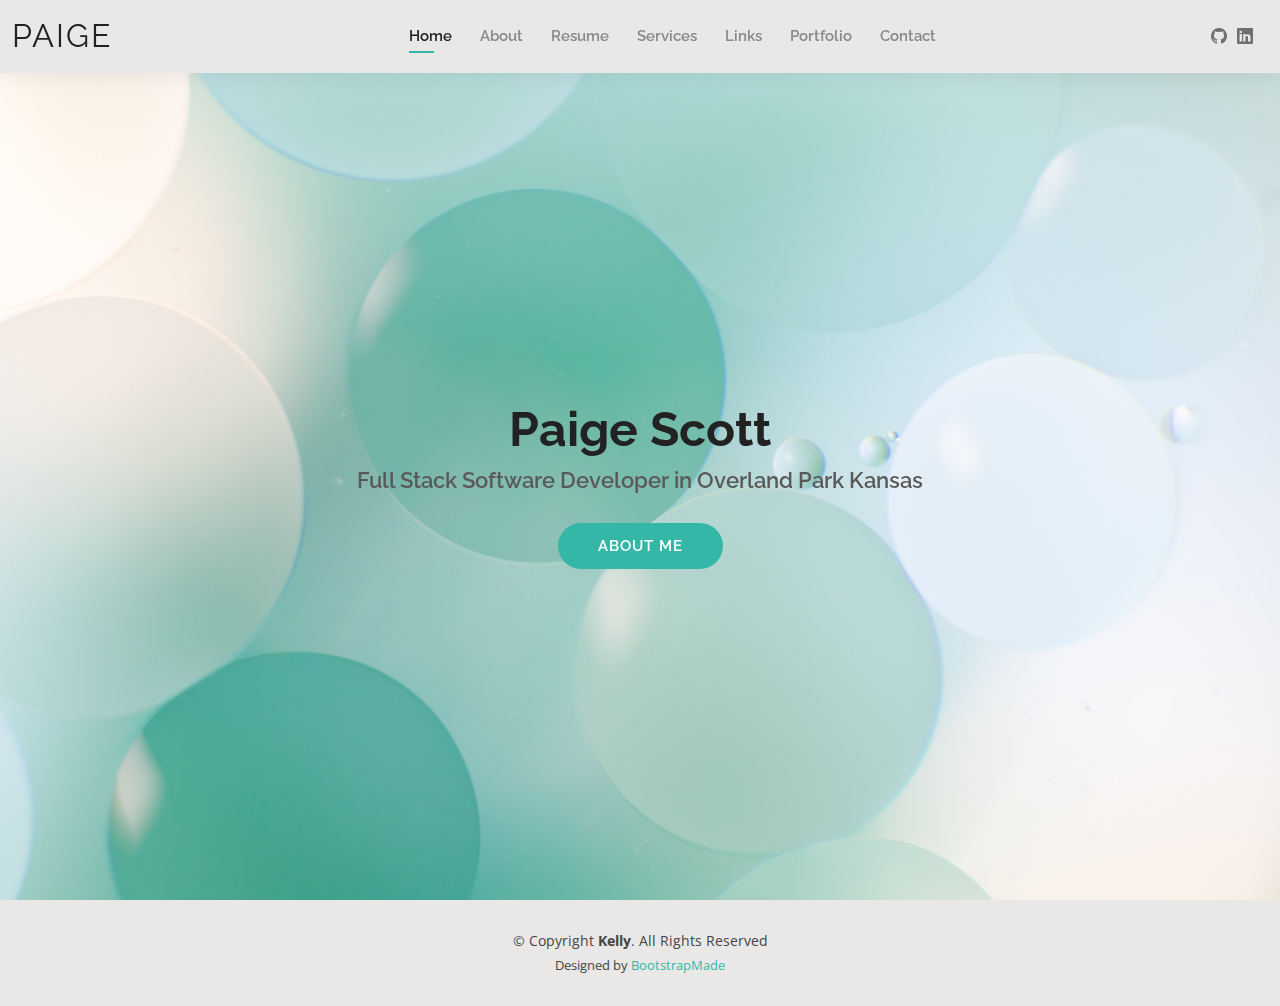
<file: index.html>
<!DOCTYPE html>
<html lang="en">

<head>
  <meta charset="utf-8">
  <meta content="width=device-width, initial-scale=1.0" name="viewport">

  <title>Paige Scott</title>
  <meta content="" name="description">
  <meta content="" name="keywords">

  <!-- Favicons -->
  <link href="assets/img/favicon.png" rel="icon">
  <link href="assets/img/apple-touch-icon.png" rel="apple-touch-icon">

  <!-- Google Fonts -->
  <link href="https://fonts.googleapis.com/css?family=Open+Sans:300,300i,400,400i,600,600i,700,700i|Raleway:300,300i,400,400i,500,500i,600,600i,700,700i|Poppins:300,300i,400,400i,500,500i,600,600i,700,700i" rel="stylesheet">

  <!-- Vendor CSS Files -->
  <link href="assets/vendor/aos/aos.css" rel="stylesheet">
  <link href="assets/vendor/bootstrap/css/bootstrap.min.css" rel="stylesheet">
  <link href="assets/vendor/bootstrap-icons/bootstrap-icons.css" rel="stylesheet">
  <link href="assets/vendor/boxicons/css/boxicons.min.css" rel="stylesheet">
  <link href="assets/vendor/glightbox/css/glightbox.min.css" rel="stylesheet">
  <link href="assets/vendor/swiper/swiper-bundle.min.css" rel="stylesheet">

  <!-- Template Main CSS File -->
  <link href="assets/css/style.css" rel="stylesheet">

  <!-- =======================================================
  * Template Name: Kelly - v4.8.1
  * Template URL: https://bootstrapmade.com/kelly-free-bootstrap-cv-resume-html-template/
  * Author: BootstrapMade.com
  * License: https://bootstrapmade.com/license/
  ======================================================== -->
</head>

<body>

  <!-- ======= Header ======= -->
  <header id="header" class="fixed-top">
    <div class="container-fluid d-flex justify-content-between align-items-center">

      <h1 class="logo me-auto me-lg-0"><a href="index.html">Paige</a></h1>
      <!-- Uncomment below if you prefer to use an image logo -->
      <!-- <a href="index.html" class="logo"><img src="assets/img/logo.png" alt="" class="img-fluid"></a>-->

      <nav id="navbar" class="navbar order-last order-lg-0">
        <ul>
          <li><a class="active" href="index.html">Home</a></li>
          <li><a href="about.html">About</a></li>
          <li><a href="resume.html">Resume</a></li>
          <li><a href="services.html">Services</a></li>
          <li><a href="links.html">Links</a></li>
          <li><a href="portfolio.html">Portfolio</a></li>
          <li><a href="contact.html">Contact</a></li>
        </ul>
        <i class="bi bi-list mobile-nav-toggle"></i>
      </nav><!-- .navbar -->

      <div class="header-social-links">
        <a href="https://github.com/paigepaige3" class="github"><i class="bi bi-github"></i></a>
        <a href="https://www.linkedin.com/in/think-paige-scott" class="linkedin"><i class="bi bi-linkedin"></i></i></a>
      </div>

    </div>

  </header><!-- End Header -->

  <!-- ======= Hero Section ======= -->
  <section id="hero" class="d-flex align-items-center">
    <div class="container d-flex flex-column align-items-center" data-aos="zoom-in" data-aos-delay="100">
      <h1>Paige Scott</h1>
      <h2>Full Stack Software Developer in Overland Park Kansas</h2>
      <a href="about.html" class="btn-about">About Me</a>
    </div>
  </section><!-- End Hero -->

  <!-- ======= Footer ======= -->
  <footer id="footer">
    <div class="container">
      <div class="copyright">
        &copy; Copyright <strong><span>Kelly</span></strong>. All Rights Reserved
      </div>
      <div class="credits">
        <!-- All the links in the footer should remain intact. -->
        <!-- You can delete the links only if you purchased the pro version. -->
        <!-- Licensing information: https://bootstrapmade.com/license/ -->
        <!-- Purchase the pro version with working PHP/AJAX contact form: https://bootstrapmade.com/kelly-free-bootstrap-cv-resume-html-template/ -->
        Designed by <a href="https://bootstrapmade.com/">BootstrapMade</a>
      </div>
    </div>
  </footer><!-- End  Footer -->

  <div id="preloader"></div>
  <a href="#" class="back-to-top d-flex align-items-center justify-content-center"><i class="bi bi-arrow-up-short"></i></a>

  <!-- Vendor JS Files -->
  <script src="assets/vendor/purecounter/purecounter_vanilla.js"></script>
  <script src="assets/vendor/aos/aos.js"></script>
  <script src="assets/vendor/bootstrap/js/bootstrap.bundle.min.js"></script>
  <script src="assets/vendor/glightbox/js/glightbox.min.js"></script>
  <script src="assets/vendor/isotope-layout/isotope.pkgd.min.js"></script>
  <script src="assets/vendor/swiper/swiper-bundle.min.js"></script>
  <script src="assets/vendor/waypoints/noframework.waypoints.js"></script>
  <script src="assets/vendor/php-email-form/validate.js"></script>

  <!-- Template Main JS File -->
  <script src="assets/js/main.js"></script>

</body>

</html>
</file>
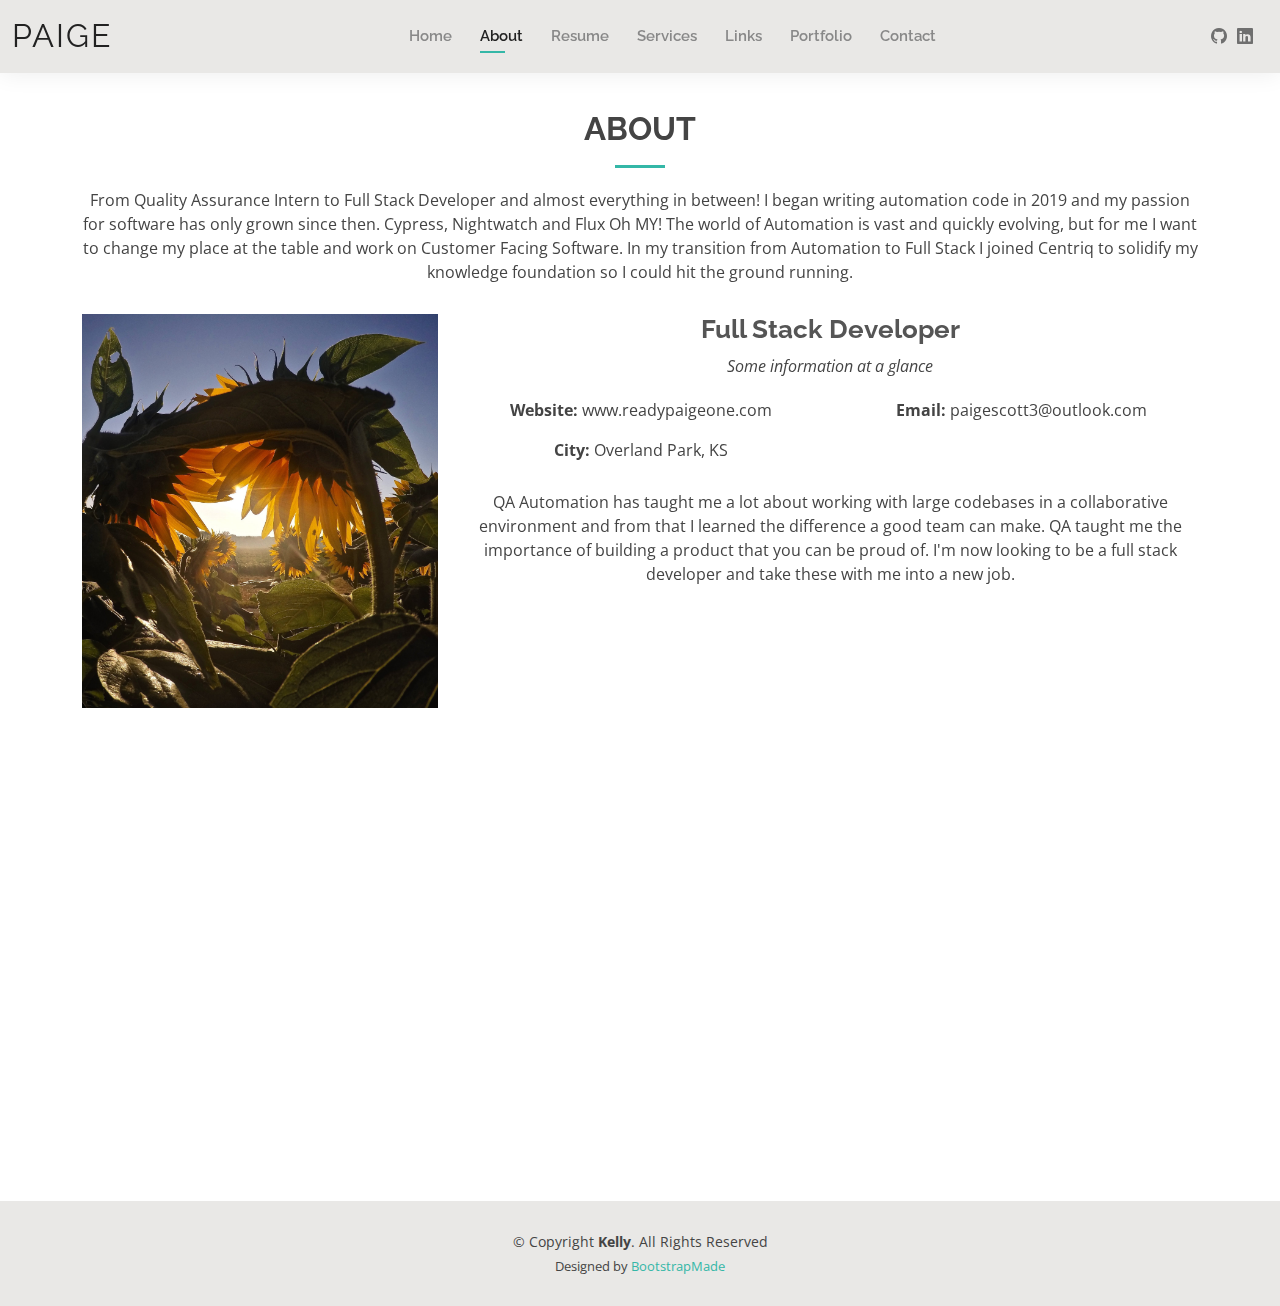
<file: about.html>
<!DOCTYPE html>
<html lang="en">

<head>
  <meta charset="utf-8">
  <meta content="width=device-width, initial-scale=1.0" name="viewport">

  <title>About - Paige Scott</title>
  <meta content="" name="description">
  <meta content="" name="keywords">

  <!-- Favicons -->
  <link href="assets/img/favicon.png" rel="icon">
  <link href="assets/img/apple-touch-icon.png" rel="apple-touch-icon">

  <!-- Google Fonts -->
  <link href="https://fonts.googleapis.com/css?family=Open+Sans:300,300i,400,400i,600,600i,700,700i|Raleway:300,300i,400,400i,500,500i,600,600i,700,700i|Poppins:300,300i,400,400i,500,500i,600,600i,700,700i" rel="stylesheet">

  <!-- Vendor CSS Files -->
  <link href="assets/vendor/aos/aos.css" rel="stylesheet">
  <link href="assets/vendor/bootstrap/css/bootstrap.min.css" rel="stylesheet">
  <link href="assets/vendor/bootstrap-icons/bootstrap-icons.css" rel="stylesheet">
  <link href="assets/vendor/boxicons/css/boxicons.min.css" rel="stylesheet">
  <link href="assets/vendor/glightbox/css/glightbox.min.css" rel="stylesheet">
  <link href="assets/vendor/swiper/swiper-bundle.min.css" rel="stylesheet">

  <!-- Template Main CSS File -->
  <link href="assets/css/style.css" rel="stylesheet">

  <!-- =======================================================
  * Template Name: Kelly - v4.8.1
  * Template URL: https://bootstrapmade.com/kelly-free-bootstrap-cv-resume-html-template/
  * Author: BootstrapMade.com
  * License: https://bootstrapmade.com/license/
  ======================================================== -->
</head>

<body>

  <!-- ======= Header ======= -->
  <header id="header" class="fixed-top">
    <div class="container-fluid d-flex justify-content-between align-items-center">

      <h1 class="logo me-auto me-lg-0"><a href="index.html">Paige</a></h1>
      <!-- Uncomment below if you prefer to use an image logo -->
      <!-- <a href="index.html" class="logo"><img src="assets/img/logo.png" alt="" class="img-fluid"></a>-->

      <nav id="navbar" class="navbar order-last order-lg-0">
        <ul>
          <li><a  href="index.html">Home</a></li>
          <li><a href="about.html" class="active" >About</a></li>
          <li><a href="resume.html">Resume</a></li>
          <li><a href="services.html">Services</a></li>
          <li><a href="links.html">Links</a></li>
          <li><a href="portfolio.html">Portfolio</a></li>
          <li><a href="contact.html">Contact</a></li>
        </ul>
        <i class="bi bi-list mobile-nav-toggle"></i>
      </nav><!-- .navbar -->

      <div class="header-social-links">
        <a href="https://github.com/paigepaige3" class="github"><i class="bi bi-github"></i></a>
        <a href="https://www.linkedin.com/in/think-paige-scott" class="linkedin"><i class="bi bi-linkedin"></i></i></a>
      </div>

    </div>

  </header><!-- End Header -->

  <main id="main">

    <!-- ======= About Section ======= -->
    <section id="about" class="about">
      <div class="container" data-aos="fade-up">

        <div class="section-title">
          <h2>About</h2>
          <p>From Quality Assurance Intern to Full Stack Developer and almost everything in between! I began writing automation code in 2019 and my passion for software has only grown since then. Cypress, Nightwatch and Flux Oh MY! The world of Automation is vast and quickly evolving, but for me I want to change my place at the table and work on Customer Facing Software. In my transition from Automation to Full Stack I joined Centriq to solidify my knowledge foundation so I could hit the ground running.  </p>
        </div>

        <div class="row">
          <div class="col-lg-4">
            <img src="assets/img/about.jpg" class="img-fluid" alt="">
          </div>
          <div class="col-lg-8 pt-4 pt-lg-0 content">
            <h3>Full Stack Developer</h3>
            <p class="fst-italic">
              Some information at a glance
            </p>
            <div class="row">
              <div class="col-lg-6">
                <ul>
                  
                  <li><i class="bi bi-rounded-right"></i> <strong>Website:</strong> www.readypaigeone.com</li>
                  <li><i class="bi bi-rounded-right"></i> <strong>City:</strong>  Overland Park, KS</li>
                </ul>
              </div>
              <div class="col-lg-6">
                <ul>
                 
                  <li><i class="bi bi-rounded-right"></i> <strong>Email:</strong> paigescott3@outlook.com</li>
                  
                </ul>
              </div>
            </div>
            <p>
              QA Automation has taught me a lot about working with large codebases in a collaborative environment and from that I learned the difference a good team can make. QA taught me the importance of building a product that you can be proud of. I'm now looking to be a full stack developer and take these with me into a new job.
            </p>
          </div>
        </div>

      </div>
    </section><!-- End About Section -->

    <!-- ======= Skills Section ======= -->
    <section id="skills" class="skills">
      <div class="container" data-aos="fade-up">

        <div class="section-title">
          <h2>Skills</h2>
          <p>The sills a developer has</p>
        </div>

        <div class="row skills-content">

          <div class="col-lg-6">

            <div class="progress">
              <span class="skill">HTML <i class="val">85%</i></span>
              <div class="progress-bar-wrap">
                <div class="progress-bar" role="progressbar" aria-valuenow="85" aria-valuemin="0" aria-valuemax="100"></div>
              </div>
            </div>

            <div class="progress">
              <span class="skill"> CSS <i class="val">90%</i></span>
              <div class="progress-bar-wrap">
                <div class="progress-bar" role="progressbar" aria-valuenow="90" aria-valuemin="0" aria-valuemax="100"></div>
              </div>
            </div>

            <div class="progress">
              <span class="skill"> JavaScript <i class="val">80%</i></span>
              <div class="progress-bar-wrap">
                <div class="progress-bar" role="progressbar" aria-valuenow="80" aria-valuemin="0" aria-valuemax="100"></div>
              </div>
            </div>

          </div>

          <div class="col-lg-6">

            <div class="progress">
              <span class="skill"> C# <i class="val">80%</i></span>
              <div class="progress-bar-wrap">
                <div class="progress-bar" role="progressbar" aria-valuenow="80" aria-valuemin="0" aria-valuemax="100"></div>
              </div>
            </div>

            <div class="progress">
              <span class="skill"> SQL <i class="val">90%</i></span>
              <div class="progress-bar-wrap">
                <div class="progress-bar" role="progressbar" aria-valuenow="90" aria-valuemin="0" aria-valuemax="100"></div>
              </div>
            </div>

            <div class="progress">
              <span class="skill"> React <i class="val">55%</i></span>
              <div class="progress-bar-wrap">
                <div class="progress-bar" role="progressbar" aria-valuenow="55" aria-valuemin="0" aria-valuemax="100"></div>
              </div>
            </div>

          </div>

        </div>

      </div>
    </section><!-- End Skills Section -->



  </main><!-- End #main -->

  <!-- ======= Footer ======= -->
  <footer id="footer">
    <div class="container">
      <div class="copyright">
        &copy; Copyright <strong><span>Kelly</span></strong>. All Rights Reserved
      </div>
      <div class="credits">
        <!-- All the links in the footer should remain intact. -->
        <!-- You can delete the links only if you purchased the pro version. -->
        <!-- Licensing information: https://bootstrapmade.com/license/ -->
        <!-- Purchase the pro version with working PHP/AJAX contact form: https://bootstrapmade.com/kelly-free-bootstrap-cv-resume-html-template/ -->
        Designed by <a href="https://bootstrapmade.com/">BootstrapMade</a>
      </div>
    </div>
  </footer><!-- End  Footer -->

  <div id="preloader"></div>
  <a href="#" class="back-to-top d-flex align-items-center justify-content-center"><i class="bi bi-arrow-up-short"></i></a>

  <!-- Vendor JS Files -->
  <script src="assets/vendor/purecounter/purecounter_vanilla.js"></script>
  <script src="assets/vendor/aos/aos.js"></script>
  <script src="assets/vendor/bootstrap/js/bootstrap.bundle.min.js"></script>
  <script src="assets/vendor/glightbox/js/glightbox.min.js"></script>
  <script src="assets/vendor/isotope-layout/isotope.pkgd.min.js"></script>
  <script src="assets/vendor/swiper/swiper-bundle.min.js"></script>
  <script src="assets/vendor/waypoints/noframework.waypoints.js"></script>
  <script src="assets/vendor/php-email-form/validate.js"></script>

  <!-- Template Main JS File -->
  <script src="assets/js/main.js"></script>

</body>

</html>
</file>
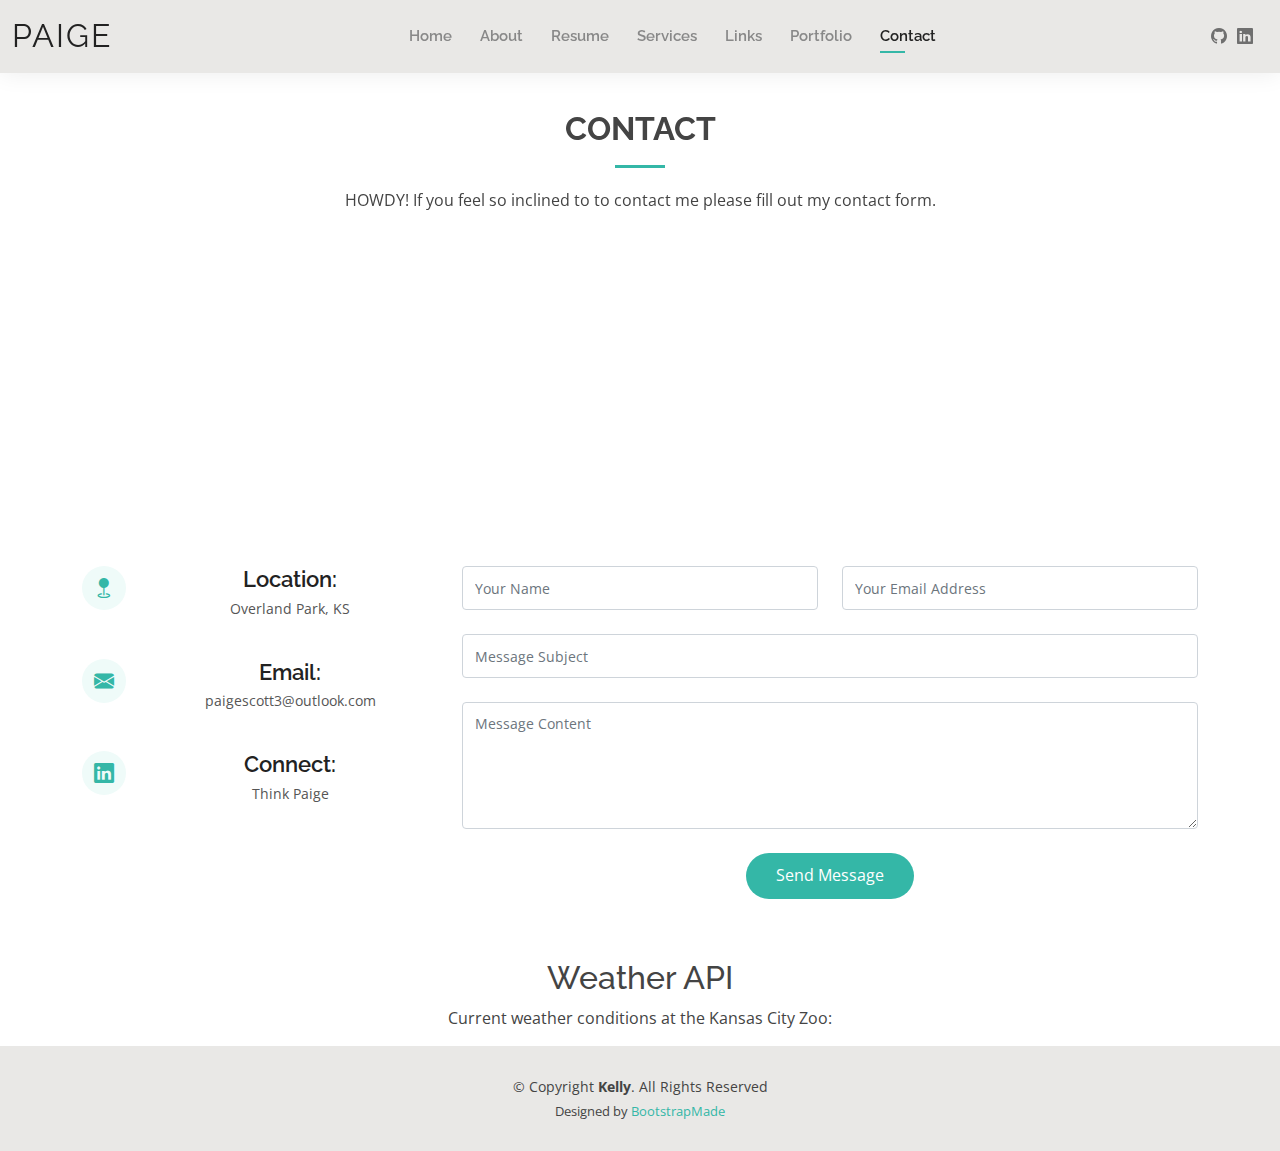
<file: contact.html>
<!DOCTYPE html>
<html lang="en">

<head>
  <meta charset="utf-8">
  <meta content="width=device-width, initial-scale=1.0" name="viewport">

  <title>Contact - Paige</title>
  <meta content="" name="description">
  <meta content="" name="keywords">

  <!-- Favicons -->
  <link href="assets/img/favicon.png" rel="icon">
  <link href="assets/img/apple-touch-icon.png" rel="apple-touch-icon">

  <!-- Google Fonts -->
  <link
    href="https://fonts.googleapis.com/css?family=Open+Sans:300,300i,400,400i,600,600i,700,700i|Raleway:300,300i,400,400i,500,500i,600,600i,700,700i|Poppins:300,300i,400,400i,500,500i,600,600i,700,700i"
    rel="stylesheet">

  <!-- Vendor CSS Files -->
  <link href="assets/vendor/aos/aos.css" rel="stylesheet">
  <link href="assets/vendor/bootstrap/css/bootstrap.min.css" rel="stylesheet">
  <link href="assets/vendor/bootstrap-icons/bootstrap-icons.css" rel="stylesheet">
  <link href="assets/vendor/boxicons/css/boxicons.min.css" rel="stylesheet">
  <link href="assets/vendor/glightbox/css/glightbox.min.css" rel="stylesheet">
  <link href="assets/vendor/swiper/swiper-bundle.min.css" rel="stylesheet">

  <!-- Template Main CSS File -->
  <link href="assets/css/style.css" rel="stylesheet">

  <!-- =======================================================
  * Template Name: Kelly - v4.8.1
  * Template URL: https://bootstrapmade.com/kelly-free-bootstrap-cv-resume-html-template/
  * Author: BootstrapMade.com
  * License: https://bootstrapmade.com/license/
  ======================================================== -->
</head>

<body>

  <!-- ======= Header ======= -->
  <header id="header" class="fixed-top">
    <div class="container-fluid d-flex justify-content-between align-items-center">

      <h1 class="logo me-auto me-lg-0"><a href="index.html">Paige</a></h1>
      <!-- Uncomment below if you prefer to use an image logo -->
      <!-- <a href="index.html" class="logo"><img src="assets/img/logo.png" alt="" class="img-fluid"></a>-->

      <nav id="navbar" class="navbar order-last order-lg-0">
        <ul>
          <li><a href="index.html">Home</a></li>
          <li><a href="about.html">About</a></li>
          <li><a href="resume.html">Resume</a></li>
          <li><a href="services.html">Services</a></li>
          <li><a href="links.html">Links</a></li>
          <li><a href="portfolio.html">Portfolio</a></li>
          <li><a href="contact.html" class="active" >Contact</a></li>
        </ul>
        <i class="bi bi-list mobile-nav-toggle"></i>
      </nav><!-- .navbar -->

      <div class="header-social-links">
        <a href="https://github.com/paigepaige3" class="github"><i class="bi bi-github"></i></a>
        <a href="https://www.linkedin.com/in/think-paige-scott" class="linkedin"><i class="bi bi-linkedin"></i></i></a>
      </div>

    </div>

  </header><!-- End Header -->

  <main id="main">

    <!-- ======= Contact Section ======= -->
    <section id="contact" class="contact">
      <div class="container" data-aos="fade-up">

        <div class="section-title">
          <h2>Contact</h2>
          <p>HOWDY! If you feel so inclined to to contact me please fill out my contact form. </p>
        </div>

        <div>
          <iframe style="border:0; width: 100%; height: 270px;"
            src="https://www.google.com/maps/embed?pb=!1m18!1m12!1m3!1d4448.3640076730835!2d-94.5335254752573!3d39.006816735721785!2m3!1f0!2f0!3f0!3m2!1i1024!2i768!4f13.1!3m3!1m2!1s0x87c0e5ca1583a001%3A0xb44f49e90df6aefd!2sKansas%20City%20Zoo!5e0!3m2!1sen!2sus!4v1662063685526!5m2!1sen!2sus"
            width="600" height="450" style="border:0;" allowfullscreen="" loading="lazy"
            referrerpolicy="no-referrer-when-downgrade"></iframe>
        </div>

        <div class="row mt-5">

          <div class="col-lg-4">
            <div class="info">
              <div class="address">
                <i class="bi bi-geo-fill"></i>
                <h4>Location:</h4>
                <p>Overland Park, KS</p>
              </div>

              <div class="email">
                <i class="bi bi-envelope-fill"></i>
                <h4>Email:</h4>
                <p>paigescott3@outlook.com</p>
              </div>

              <a href="https://www.linkedin.com/">
                <div class="linkedIn">
                  <i class="bi bi-linkedin"></i>
                  <h4>Connect:</h4>
                  <p>Think Paige</p>
                </div>
              </a>

            </div>

          </div>

          <div class="col-lg-8 mt-5 mt-lg-0">

            <form action="forms/contact.php" method="post" role="form" class="php-email-form">
              <div class="row">
                <div class="col-md-6 form-group">
                  <input type="text" name="name" class="form-control" id="name" placeholder="Your Name" required>
                </div>
                <div class="col-md-6 form-group mt-3 mt-md-0">
                  <input type="email" class="form-control" name="email" id="email" placeholder="Your Email Address"
                    required>
                </div>
              </div>
              <div class="form-group mt-3">
                <input type="text" class="form-control" name="subject" id="subject" placeholder="Message Subject"
                  required>
              </div>
              <div class="form-group mt-3">
                <textarea class="form-control" name="message" rows="5" placeholder="Message Content"
                  required></textarea>
              </div>
              <div class="my-3">
                <div class="loading">Loading</div>
                <div class="error-message"></div>
                <div class="sent-message">Your message has been sent. Thank you!</div>
              </div>
              <div class="text-center"><button type="submit">Send Message</button></div>
            </form>

          </div>

        </div>

      </div>
    </section><!-- End Contact Section -->

    <!-- ======= API ======= -->

    <article id="weatherApi" >
      <div>
      <h2 >Weather API</h2>
      <p >Current weather conditions at the Kansas City Zoo:</p>
      <div id="weatherResults"></div></div>
    </article>



  </main><!-- End #main -->

  <!-- ======= Footer ======= -->
  <footer id="footer">
    <div class="container">
      <div class="copyright">
        &copy; Copyright <strong><span>Kelly</span></strong>. All Rights Reserved
      </div>
      <div class="credits">
        <!-- All the links in the footer should remain intact. -->
        <!-- You can delete the links only if you purchased the pro version. -->
        <!-- Licensing information: https://bootstrapmade.com/license/ -->
        <!-- Purchase the pro version with working PHP/AJAX contact form: https://bootstrapmade.com/kelly-free-bootstrap-cv-resume-html-template/ -->
        Designed by <a href="https://bootstrapmade.com/">BootstrapMade</a>
      </div>
    </div>
  </footer><!-- End  Footer -->

  <div id="preloader"></div>
  <a href="#" class="back-to-top d-flex align-items-center justify-content-center"><i
      class="bi bi-arrow-up-short"></i></a>

  <!-- Vendor JS Files -->
  <script src="/assets/vendor/jquery/jquery-3.6.0.min.js"></script>
  <script src="assets/vendor/purecounter/purecounter_vanilla.js"></script>
  <script src="assets/vendor/aos/aos.js"></script>
  <script src="assets/vendor/bootstrap/js/bootstrap.bundle.min.js"></script>
  <script src="assets/vendor/glightbox/js/glightbox.min.js"></script>
  <script src="assets/vendor/isotope-layout/isotope.pkgd.min.js"></script>
  <script src="assets/vendor/swiper/swiper-bundle.min.js"></script>
  <script src="assets/vendor/waypoints/noframework.waypoints.js"></script>
  <script src="assets/vendor/php-email-form/validate.js"></script>
  <!-- Weather API JS File -->
  <script src="/assets/js/weatherAPI.js"></script>

  <!-- Template Main JS File -->
  <script src="assets/js/main.js"></script>


</body>

</html>
</file>
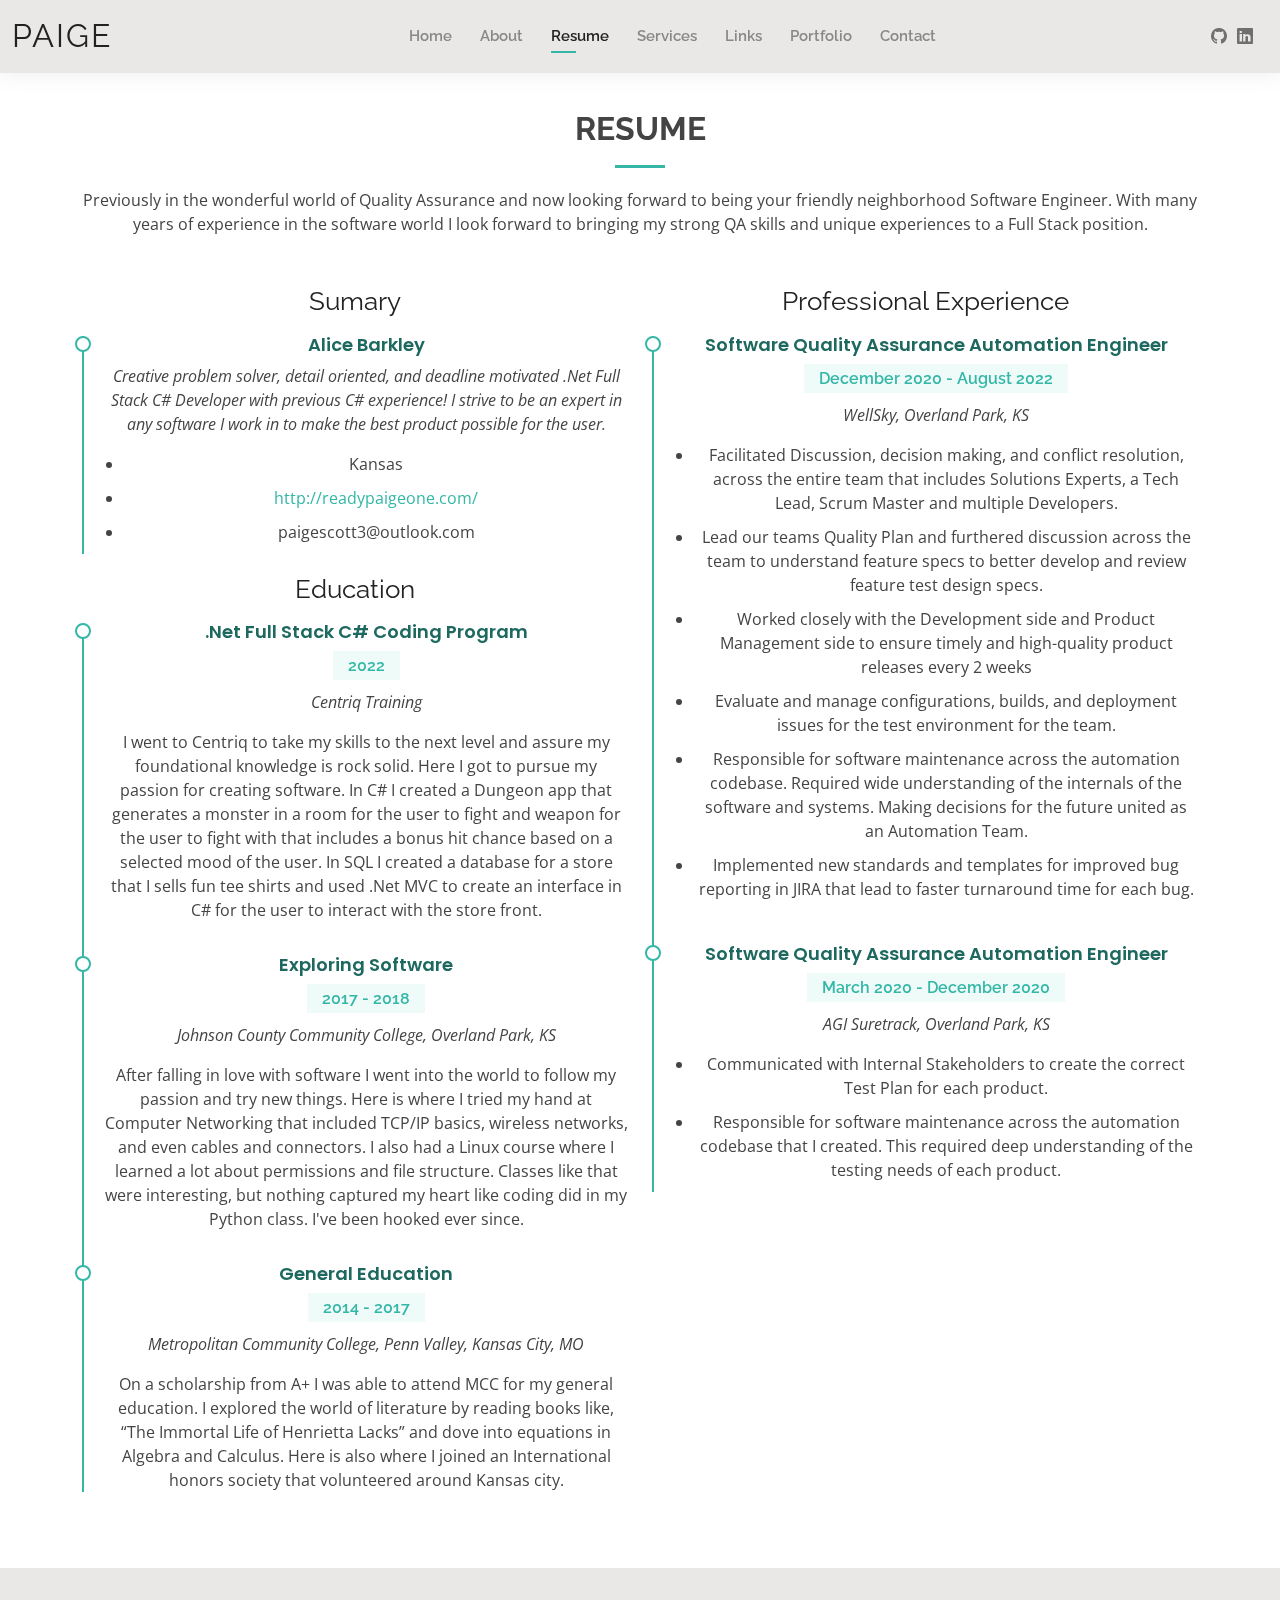
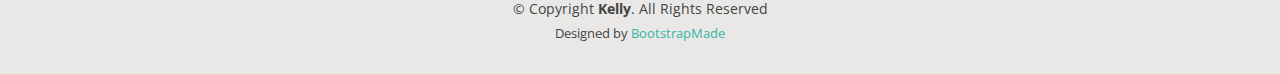
<file: resume.html>
<!DOCTYPE html>
<html lang="en">

<head>
  <meta charset="utf-8">
  <meta content="width=device-width, initial-scale=1.0" name="viewport">

  <title>Resume - Paige Scott</title>
  <meta content="" name="description">
  <meta content="" name="keywords">

  <!-- Favicons -->
  <link href="assets/img/favicon.png" rel="icon">
  <link href="assets/img/apple-touch-icon.png" rel="apple-touch-icon">

  <!-- Google Fonts -->
  <link href="https://fonts.googleapis.com/css?family=Open+Sans:300,300i,400,400i,600,600i,700,700i|Raleway:300,300i,400,400i,500,500i,600,600i,700,700i|Poppins:300,300i,400,400i,500,500i,600,600i,700,700i" rel="stylesheet">

  <!-- Vendor CSS Files -->
  <link href="assets/vendor/aos/aos.css" rel="stylesheet">
  <link href="assets/vendor/bootstrap/css/bootstrap.min.css" rel="stylesheet">
  <link href="assets/vendor/bootstrap-icons/bootstrap-icons.css" rel="stylesheet">
  <link href="assets/vendor/boxicons/css/boxicons.min.css" rel="stylesheet">
  <link href="assets/vendor/glightbox/css/glightbox.min.css" rel="stylesheet">
  <link href="assets/vendor/swiper/swiper-bundle.min.css" rel="stylesheet">

  <!-- Template Main CSS File -->
  <link href="assets/css/style.css" rel="stylesheet">

  <!-- =======================================================
  * Template Name: Kelly - v4.8.1
  * Template URL: https://bootstrapmade.com/kelly-free-bootstrap-cv-resume-html-template/
  * Author: BootstrapMade.com
  * License: https://bootstrapmade.com/license/
  ======================================================== -->
</head>

<body>

  <!-- ======= Header ======= -->
  <header id="header" class="fixed-top">
    <div class="container-fluid d-flex justify-content-between align-items-center">

      <h1 class="logo me-auto me-lg-0"><a href="index.html">Paige</a></h1>
      <!-- Uncomment below if you prefer to use an image logo -->
      <!-- <a href="index.html" class="logo"><img src="assets/img/logo.png" alt="" class="img-fluid"></a>-->

      <nav id="navbar" class="navbar order-last order-lg-0">
        <ul>
          <li><a  href="index.html">Home</a></li>
          <li><a href="about.html">About</a></li>
          <li><a href="resume.html" class="active" >Resume</a></li>
          <li><a href="services.html">Services</a></li>
          <li><a href="links.html">Links</a></li>
          <li><a href="portfolio.html">Portfolio</a></li>
          <li><a href="contact.html">Contact</a></li>
        </ul>
        <i class="bi bi-list mobile-nav-toggle"></i>
      </nav><!-- .navbar -->

      <div class="header-social-links">
        <a href="https://github.com/paigepaige3" class="github"><i class="bi bi-github"></i></a>
        <a href="https://www.linkedin.com/in/think-paige-scott" class="linkedin"><i class="bi bi-linkedin"></i></i></a>
      </div>

    </div>

  </header><!-- End Header -->

  <main id="main">

    <!-- ======= Resume Section ======= -->
    <section id="resume" class="resume">
      <div class="container" data-aos="fade-up">

        <div class="section-title" class="tooltip" title="This is my div's tooltip message!">
          <h2>Resume</h2>
          <p>Previously in the wonderful world of Quality Assurance and now looking forward to being your friendly neighborhood Software Engineer. With many years of experience in the software world I look forward to bringing my strong QA skills and unique experiences to a Full Stack position.  </p>
        </div>

        <div class="row">
          <div class="col-lg-6">
            <h3 class="resume-title">Sumary</h3>
            <div class="resume-item pb-0">
              <h4>Alice Barkley</h4>
              <p><em>Creative problem solver, detail oriented, and deadline motivated .Net Full Stack C# Developer with previous C# experience! I strive to be an expert in any software I work in to make the best product possible for the user. </em></p>
              <p>
              <ul>
                <li>Kansas</li>
                <li><a href="http://readypaigeone.com/">http://readypaigeone.com/ </a> </li>
                <li>paigescott3@outlook.com</li>
              </ul>
              </p>
            </div>

            <h3 class="resume-title">Education</h3>
            <div class="resume-item" class="tooltip" title="Centriq">
              <h4>.Net Full Stack C# Coding Program</h4>
              <h5>2022</h5>
              <p><em>Centriq Training</em></p>
              <p>I went to Centriq to take my skills to the next level and assure my foundational knowledge is rock solid. Here I got to pursue my passion for creating software. In C# I created a Dungeon app that generates a monster  in a room for the user to fight and weapon for the user to fight with that includes a bonus hit chance based on a selected mood of the user. In SQL I created a database for a store that I sells fun tee shirts and used .Net MVC to create an interface in C# for the user to interact with the store front. </p>
            </div>
            <div class="resume-item" class="tooltip" title="JCCC">
              <h4>Exploring Software</h4>
              <h5>2017 - 2018</h5>
              <p><em>Johnson County Community College, Overland Park, KS</em></p>
              <p>After falling in love with software I went into the world to follow my passion and try new things. Here is where I tried my hand at Computer Networking that included TCP/IP basics, wireless networks, and even cables and connectors. I also had a Linux course where I learned a lot about permissions and file structure. Classes like that were interesting, but nothing captured my heart like coding did in my Python class. I've been hooked ever since. </p>
            </div>
            <div class="resume-item" class="tooltip" title="MCC">
              <h4>General Education</h4>
              <h5>2014 - 2017</h5>
              <p><em>Metropolitan Community College, Penn Valley, Kansas City, MO</em></p>
              <p>On a scholarship from A+ I was able to attend MCC for my general education. I explored the world of literature by reading books like, “The Immortal Life of Henrietta Lacks” and dove into equations in Algebra and Calculus. Here is also where I joined an International honors society that volunteered around Kansas city. </p>
            </div>
          </div>
          <div class="col-lg-6">
            <h3 class="resume-title">Professional Experience</h3>
            <div class="resume-item" class="tooltip" title="Wellsky">
              <h4>Software Quality Assurance Automation Engineer</h4>
              <h5>December 2020 - August 2022</h5>
              <p><em>WellSky, Overland Park, KS </em></p>
              <p>
              <ul>
                <li>Facilitated Discussion, decision making, and conflict resolution, across the entire team that includes Solutions Experts, a Tech Lead, Scrum Master and multiple Developers.</li>
                <li>Lead our teams Quality Plan and furthered discussion across the team to understand feature specs to better develop and review feature test design specs.</li>
                <li>Worked closely with the Development side and Product Management side to ensure timely and high-quality product releases every 2 weeks</li>
                <li>Evaluate and manage configurations, builds, and deployment issues for the test environment for the team.</li>
                <li>Responsible for software maintenance across the automation codebase. Required wide understanding of the internals of the software and systems. Making decisions for the future united as an Automation Team.</li>
                <li>Implemented new standards and templates for improved bug reporting in JIRA that lead to faster turnaround time for each bug. </li>
              </ul>
              </p>
            </div>
            <div class="resume-item" class="tooltip" title="AGI">
              <h4>Software Quality Assurance Automation Engineer</h4>
              <h5>March 2020 - December 2020</h5>
              <p><em>AGI Suretrack, Overland Park, KS</em></p>
              <p>
              <ul>
                <li>Communicated with Internal Stakeholders to create the correct Test Plan for each product.</li>
                <li>Responsible for software maintenance across the automation codebase that I created. This required deep understanding of the testing needs of each product.</li>

              </ul>
              </p>
            </div>
          </div>
        </div>

      </div>
    </section><!-- End Resume Section -->

  </main><!-- End #main -->

  <!-- ======= Footer ======= -->
  <footer id="footer">
    <div class="container">
      <div class="copyright">
        &copy; Copyright <strong><span>Kelly</span></strong>. All Rights Reserved
      </div>
      <div class="credits">
        <!-- All the links in the footer should remain intact. -->
        <!-- You can delete the links only if you purchased the pro version. -->
        <!-- Licensing information: https://bootstrapmade.com/license/ -->
        <!-- Purchase the pro version with working PHP/AJAX contact form: https://bootstrapmade.com/kelly-free-bootstrap-cv-resume-html-template/ -->
        Designed by <a href="https://bootstrapmade.com/">BootstrapMade</a>
      </div>
    </div>
  </footer><!-- End  Footer -->

  <div id="preloader"></div>
  <a href="#" class="back-to-top d-flex align-items-center justify-content-center"><i class="bi bi-arrow-up-short"></i></a>

  <!-- Vendor JS Files -->
  <script src="assets/vendor/purecounter/purecounter_vanilla.js"></script>
  <script src="assets/vendor/aos/aos.js"></script>
  <script src="assets/vendor/bootstrap/js/bootstrap.bundle.min.js"></script>
  <script src="assets/vendor/glightbox/js/glightbox.min.js"></script>
  <script src="assets/vendor/isotope-layout/isotope.pkgd.min.js"></script>
  <script src="assets/vendor/swiper/swiper-bundle.min.js"></script>
  <script src="assets/vendor/waypoints/noframework.waypoints.js"></script>
  <script src="assets/vendor/php-email-form/validate.js"></script>

  <!-- Template Main JS File -->
  <script src="assets/js/main.js"></script>

</body>

</html>
</file>
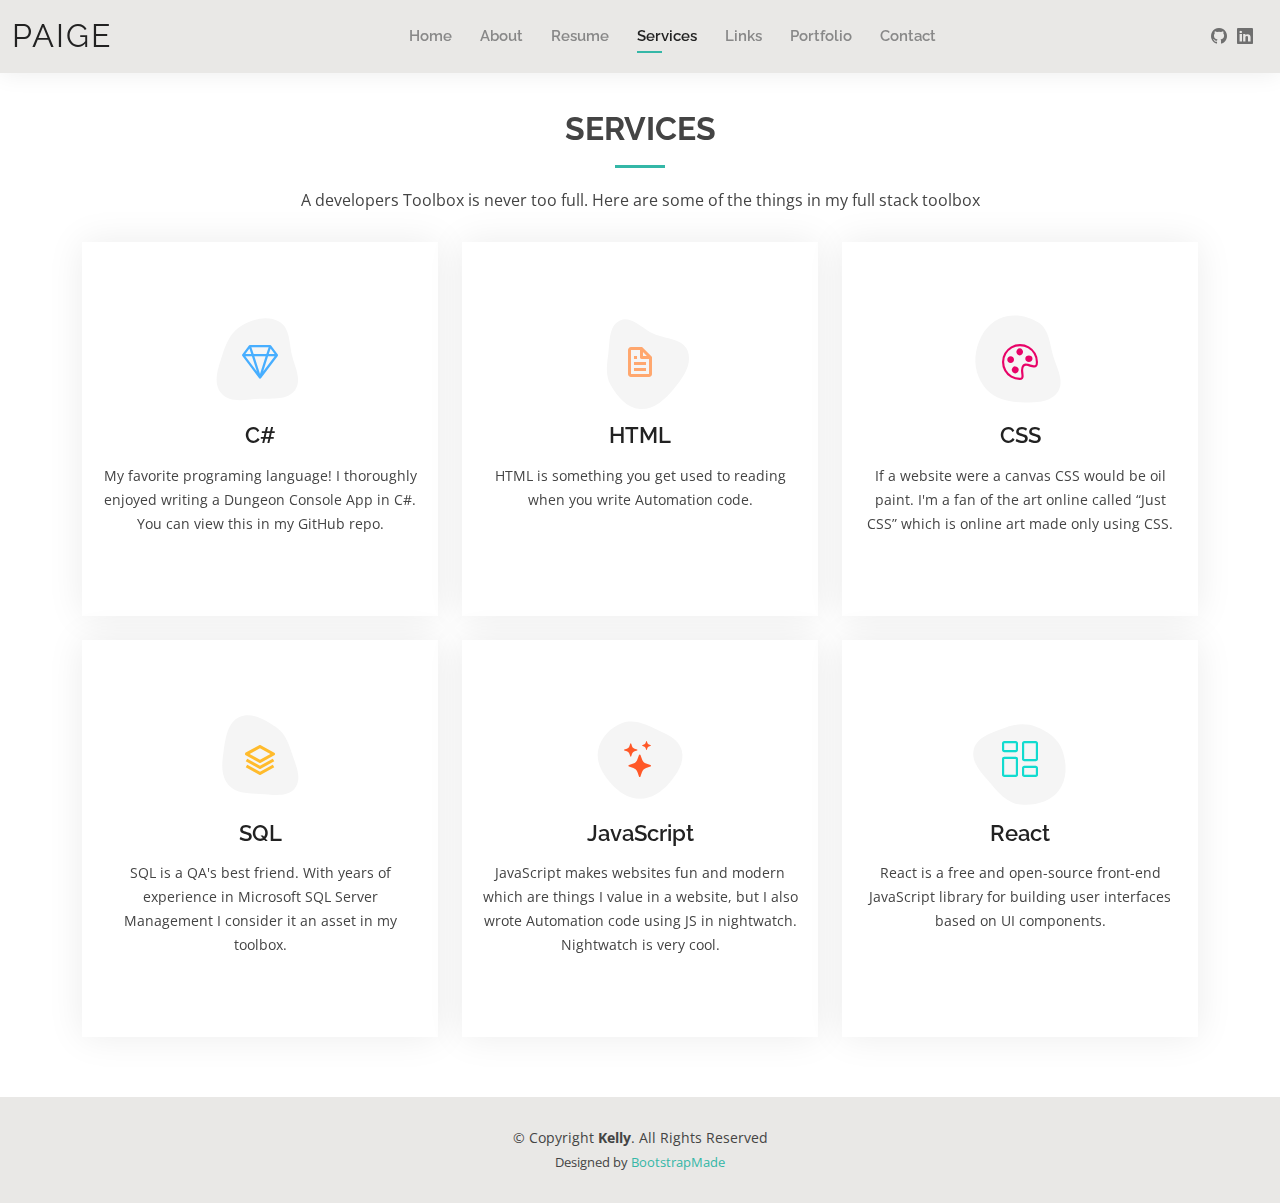
<file: services.html>
<!DOCTYPE html>
<html lang="en">

<head>
  <meta charset="utf-8">
  <meta content="width=device-width, initial-scale=1.0" name="viewport">

  <title>Services - Paige Scott</title>
  <meta content="" name="description">
  <meta content="" name="keywords">

  <!-- Favicons -->
  <link href="assets/img/favicon.png" rel="icon">
  <link href="assets/img/apple-touch-icon.png" rel="apple-touch-icon">

  <!-- Google Fonts -->
  <link href="https://fonts.googleapis.com/css?family=Open+Sans:300,300i,400,400i,600,600i,700,700i|Raleway:300,300i,400,400i,500,500i,600,600i,700,700i|Poppins:300,300i,400,400i,500,500i,600,600i,700,700i" rel="stylesheet">

  <!-- Vendor CSS Files -->
  <link href="assets/vendor/aos/aos.css" rel="stylesheet">
  <link href="assets/vendor/bootstrap/css/bootstrap.min.css" rel="stylesheet">
  <link href="assets/vendor/bootstrap-icons/bootstrap-icons.css" rel="stylesheet">
  <link href="assets/vendor/boxicons/css/boxicons.min.css" rel="stylesheet">
  <link href="assets/vendor/glightbox/css/glightbox.min.css" rel="stylesheet">
  <link href="assets/vendor/swiper/swiper-bundle.min.css" rel="stylesheet">

  <!-- Template Main CSS File -->
  <link href="assets/css/style.css" rel="stylesheet">

  <!-- =======================================================
  * Template Name: Kelly - v4.8.1
  * Template URL: https://bootstrapmade.com/kelly-free-bootstrap-cv-resume-html-template/
  * Author: BootstrapMade.com
  * License: https://bootstrapmade.com/license/
  ======================================================== -->
</head>

<body>

  <!-- ======= Header ======= -->
  <header id="header" class="fixed-top">
    <div class="container-fluid d-flex justify-content-between align-items-center">

      <h1 class="logo me-auto me-lg-0"><a href="index.html">Paige</a></h1>
      <!-- Uncomment below if you prefer to use an image logo -->
      <!-- <a href="index.html" class="logo"><img src="assets/img/logo.png" alt="" class="img-fluid"></a>-->

      <nav id="navbar" class="navbar order-last order-lg-0">
        <ul>
          <li><a  href="index.html">Home</a></li>
          <li><a href="about.html">About</a></li>
          <li><a href="resume.html">Resume</a></li>
          <li><a href="services.html" class="active" >Services</a></li>
          <li><a href="links.html">Links</a></li>
          <li><a href="portfolio.html">Portfolio</a></li>
          <li><a href="contact.html">Contact</a></li>
        </ul>
        <i class="bi bi-list mobile-nav-toggle"></i>
      </nav><!-- .navbar -->

      <div class="header-social-links">
        <a href="https://github.com/paigepaige3" class="github"><i class="bi bi-github"></i></a>
        <a href="https://www.linkedin.com/in/think-paige-scott" class="linkedin"><i class="bi bi-linkedin"></i></i></a>
      </div>

    </div>

  </header><!-- End Header -->

  <main id="main">

    <!-- ======= Services Section ======= -->
    <section id="services" class="services">
      <div class="container" data-aos="fade-up">

        <div class="section-title">
          <h2>Services</h2>
          <p>A developers Toolbox is never too full. Here are some of the things in my full stack toolbox</p>
        </div>

        <div class="row">
          <div class="col-lg-4 col-md-6 d-flex align-items-stretch" data-aos="zoom-in" data-aos-delay="100">
            <div class="icon-box iconbox-blue">
              <div class="icon">
                <svg width="100" height="100" viewBox="0 0 600 600" xmlns="http://www.w3.org/2000/svg">
                  <path stroke="none" stroke-width="0" fill="#f5f5f5" d="M300,521.0016835830174C376.1290562159157,517.8887921683347,466.0731472004068,529.7835943286574,510.70327084640275,468.03025145048787C554.3714126377745,407.6079735673963,508.03601936045806,328.9844924480964,491.2728898941984,256.3432110539036C474.5976632858925,184.082847569629,479.9380746630129,96.60480741107993,416.23090153303,58.64404602377083C348.86323505073057,18.502131276798302,261.93793281208167,40.57373210992963,193.5410806939664,78.93577620505333C130.42746243093433,114.334589627462,98.30271207620316,179.96522072025542,76.75703585869454,249.04625023123273C51.97151888228291,328.5150500222984,13.704378332031375,421.85034740162234,66.52175969318436,486.19268352777647C119.04800174914682,550.1803526380478,217.28368757567262,524.383925680826,300,521.0016835830174"></path>
                </svg>
                <i class="bi bi-gem"></i>
                <!-- <i class="bx bxl-dribbble"></i>  basketball-->
              </div>
              <h4><a href="">C#</a></h4>
              <p>My favorite programing language! I thoroughly enjoyed writing a Dungeon Console App in C#. You can view this in my GitHub repo. </p>
            </div>
          </div>

          <div class="col-lg-4 col-md-6 d-flex align-items-stretch mt-4 mt-md-0" data-aos="zoom-in" data-aos-delay="200">
            <div class="icon-box iconbox-orange ">
              <div class="icon">
                <svg width="100" height="100" viewBox="0 0 600 600" xmlns="http://www.w3.org/2000/svg">
                  <path stroke="none" stroke-width="0" fill="#f5f5f5" d="M300,582.0697525312426C382.5290701553225,586.8405444964366,449.9789794690241,525.3245884688669,502.5850820975895,461.55621195738473C556.606425686781,396.0723002908107,615.8543463187945,314.28637112970534,586.6730223649479,234.56875336149918C558.9533121215079,158.8439757836574,454.9685369536778,164.00468322053177,381.49747125262974,130.76875717737553C312.15926192815925,99.40240125094834,248.97055460311594,18.661163978235184,179.8680185752513,50.54337015887873C110.5421016452524,82.52863877960104,119.82277516462835,180.83849132639028,109.12597500060166,256.43424936330496C100.08760227029461,320.3096726198365,92.17705696193138,384.0621239912766,124.79988738764834,439.7174275375508C164.83382741302287,508.01625554203684,220.96474134820875,577.5009287672846,300,582.0697525312426"></path>
                </svg>
                <i class="bx bx-file"></i>
              </div>
              <h4><a href="">HTML</a></h4>
              <p>HTML is something you get used to reading when you write Automation code. </p>
            </div>
          </div>

          <div class="col-lg-4 col-md-6 d-flex align-items-stretch mt-4 mt-lg-0" data-aos="zoom-in" data-aos-delay="300">
            <div class="icon-box iconbox-pink">
              <div class="icon">
                <svg width="100" height="100" viewBox="0 0 600 600" xmlns="http://www.w3.org/2000/svg">
                  <path stroke="none" stroke-width="0" fill="#f5f5f5" d="M300,541.5067337569781C382.14930387511276,545.0595476570109,479.8736841581634,548.3450877840088,526.4010558755058,480.5488172755941C571.5218469581645,414.80211281144784,517.5187510058486,332.0715597781072,496.52539010469104,255.14436215662573C477.37192572678356,184.95920475031193,473.57363656557914,105.61284051026155,413.0603344069578,65.22779650032875C343.27470386102294,18.654635553484475,251.2091493199835,5.337323636656869,175.0934190732945,40.62881213300186C97.87086631185822,76.43348514350839,51.98124368387456,156.15599469081315,36.44837278890362,239.84606092416172C21.716077023791087,319.22268207091537,43.775223500013084,401.1760424656574,96.891909868211,461.97329694683043C147.22146801428983,519.5804099606455,223.5754009179313,538.201503339737,300,541.5067337569781"></path>
                </svg>
                <i class="bi bi-palette"></i>
                <!-- <i class="bx bx-tachometer"></i> -->
              </div>
              <h4><a href="">CSS</a></h4>
              <p>If a website were a canvas CSS would be oil paint. I'm a fan of the art online called “Just CSS” which is online art made only using CSS.</p>
            </div>
          </div>

          <div class="col-lg-4 col-md-6 d-flex align-items-stretch mt-4" data-aos="zoom-in" data-aos-delay="100">
            <div class="icon-box iconbox-yellow">
              <div class="icon">
                <svg width="100" height="100" viewBox="0 0 600 600" xmlns="http://www.w3.org/2000/svg">
                  <path stroke="none" stroke-width="0" fill="#f5f5f5" d="M300,503.46388370962813C374.79870501325706,506.71871716319447,464.8034551963731,527.1746412648533,510.4981551193396,467.86667711651364C555.9287308511215,408.9015244558933,512.6030010748507,327.5744911775523,490.211057578863,256.5855673507754C471.097692560561,195.9906835881958,447.69079081568157,138.11976852964426,395.19560036434837,102.3242989838813C329.3053358748298,57.3949838291264,248.02791733380457,8.279543830951368,175.87071277845988,42.242879143198664C103.41431057327972,76.34704239035025,93.79494320519305,170.9812938413882,81.28167332365135,250.07896920659033C70.17666984294237,320.27484674793965,64.84698225790005,396.69656628748305,111.28512138212992,450.4950937839243C156.20124167950087,502.5303643271138,231.32542653798444,500.4755392045468,300,503.46388370962813"></path>
                </svg>
                <i class="bx bx-layer"></i>
              </div>
              <h4><a href="">SQL</a></h4>
              <p>SQL is a QA's best friend. With years of experience in Microsoft SQL Server Management I consider it an asset in my toolbox.</p>
            </div>
          </div>

          <div class="col-lg-4 col-md-6 d-flex align-items-stretch mt-4" data-aos="zoom-in" data-aos-delay="200">
            <div class="icon-box iconbox-red">
              <div class="icon">
                <svg width="100" height="100" viewBox="0 0 600 600" xmlns="http://www.w3.org/2000/svg">
                  <path stroke="none" stroke-width="0" fill="#f5f5f5" d="M300,532.3542879108572C369.38199826031484,532.3153073249985,429.10787420159085,491.63046689027357,474.5244479745417,439.17860296908856C522.8885846962883,383.3225815378663,569.1668002868075,314.3205725914397,550.7432151929288,242.7694973846089C532.6665558377875,172.5657663291529,456.2379748765914,142.6223662098291,390.3689995646985,112.34683881706744C326.66090330228417,83.06452184765237,258.84405631176094,53.51806209861945,193.32584062364296,78.48882559362697C121.61183558270385,105.82097193414197,62.805066853699245,167.19869350419734,48.57481801355237,242.6138429142374C34.843463184063346,315.3850353017275,76.69343916112496,383.4422959591041,125.22947124332185,439.3748458443577C170.7312796277747,491.8107796887764,230.57421082200815,532.3932930995766,300,532.3542879108572"></path>
                </svg>
                <!-- <i class="bx bx-slideshow"></i> -->
                <i class="bi bi-stars"></i>
              </div>
              <h4><a href="">JavaScript</a></h4>
              <p>JavaScript makes websites fun and modern which are things I value in a website, but I also wrote Automation code using JS in nightwatch. Nightwatch is very cool.</p>
            </div>
          </div>

          <div class="col-lg-4 col-md-6 d-flex align-items-stretch mt-4" data-aos="zoom-in" data-aos-delay="300">
            <div class="icon-box iconbox-teal">
              <div class="icon">
                <svg width="100" height="100" viewBox="0 0 600 600" xmlns="http://www.w3.org/2000/svg">
                  <path stroke="none" stroke-width="0" fill="#f5f5f5" d="M300,566.797414625762C385.7384707136149,576.1784315230908,478.7894351017131,552.8928747891023,531.9192734346935,484.94944893311C584.6109503024035,417.5663521118492,582.489472248146,322.67544863468447,553.9536738515405,242.03673114598146C529.1557734026468,171.96086150256528,465.24506316201064,127.66468636344209,395.9583748389544,100.7403814666027C334.2173773831606,76.7482773500951,269.4350130405921,84.62216499799875,207.1952322260088,107.2889140133804C132.92018162631612,134.33871894543012,41.79353780512637,160.00259165414826,22.644507872594943,236.69541883565114C3.319112789854554,314.0945973066697,72.72355303640163,379.243833228382,124.04198916343866,440.3218312028393C172.9286146004772,498.5055451809895,224.45579914871206,558.5317968840102,300,566.797414625762"></path>
                </svg>
                <!-- <i class="bx bx-arch"></i> -->
                <i class="bi bi-columns-gap"></i>
              </div>
              <h4><a href="">React</a></h4>
              <p>React is a free and open-source front-end JavaScript library for building user interfaces based on UI components.</p>
            </div>
          </div>

        </div>

      </div>
    </section><!-- End Services Section -->

  </main><!-- End #main -->

  <!-- ======= Footer ======= -->
  <footer id="footer">
    <div class="container">
      <div class="copyright">
        &copy; Copyright <strong><span>Kelly</span></strong>. All Rights Reserved
      </div>
      <div class="credits">
        <!-- All the links in the footer should remain intact. -->
        <!-- You can delete the links only if you purchased the pro version. -->
        <!-- Licensing information: https://bootstrapmade.com/license/ -->
        <!-- Purchase the pro version with working PHP/AJAX contact form: https://bootstrapmade.com/kelly-free-bootstrap-cv-resume-html-template/ -->
        Designed by <a href="https://bootstrapmade.com/">BootstrapMade</a>
      </div>
    </div>
  </footer><!-- End  Footer -->

  <div id="preloader"></div>
  <a href="#" class="back-to-top d-flex align-items-center justify-content-center"><i class="bi bi-arrow-up-short"></i></a>

  <!-- Vendor JS Files -->
  <script src="assets/vendor/purecounter/purecounter_vanilla.js"></script>
  <script src="assets/vendor/aos/aos.js"></script>
  <script src="assets/vendor/bootstrap/js/bootstrap.bundle.min.js"></script>
  <script src="assets/vendor/glightbox/js/glightbox.min.js"></script>
  <script src="assets/vendor/isotope-layout/isotope.pkgd.min.js"></script>
  <script src="assets/vendor/swiper/swiper-bundle.min.js"></script>
  <script src="assets/vendor/waypoints/noframework.waypoints.js"></script>
  <script src="assets/vendor/php-email-form/validate.js"></script>

  <!-- Template Main JS File -->
  <script src="assets/js/main.js"></script>

</body>

</html>
</file>
<file: assets/css/style.css>
/**
* Template Name: Kelly - v4.8.1
* Template URL: https://bootstrapmade.com/kelly-free-bootstrap-cv-resume-html-template/
* Author: BootstrapMade.com
* License: https://bootstrapmade.com/license/
*/

/*--------------------------------------------------------------
# General
--------------------------------------------------------------*/
body {
  font-family: "Open Sans", sans-serif;
  color: #444444;
}

a {
  color: #34b7a7;
  text-decoration: none;
}

a:hover {
  color: #51cdbe;
  text-decoration: none;
}

h1,
h2,
h3,
h4,
h5,
h6 {
  font-family: "Raleway", sans-serif;
}

#main {
  margin-top: 50px;
}

@media (max-width: 992px) {
  #main {
    margin-top: 30px;
  }
}

/*--------------------------------------------------------------
# Preloader
--------------------------------------------------------------*/
#preloader {
  position: fixed;
  top: 0;
  left: 0;
  right: 0;
  bottom: 0;
  z-index: 9999;
  overflow: hidden;
  background: #fff;
}

#preloader:before {
  content: "";
  position: fixed;
  top: calc(50% - 30px);
  left: calc(50% - 30px);
  border: 6px solid #34b7a7;
  border-top-color: #dcf5f2;
  border-radius: 50%;
  width: 60px;
  height: 60px;
  -webkit-animation: animate-preloader 1s linear infinite;
  animation: animate-preloader 1s linear infinite;
}

@-webkit-keyframes animate-preloader {
  0% {
    transform: rotate(0deg);
  }

  100% {
    transform: rotate(360deg);
  }
}

@keyframes animate-preloader {
  0% {
    transform: rotate(0deg);
  }

  100% {
    transform: rotate(360deg);
  }
}

/*--------------------------------------------------------------
# Back to top button
--------------------------------------------------------------*/
.back-to-top {
  position: fixed;
  visibility: hidden;
  opacity: 0;
  right: 15px;
  bottom: 15px;
  z-index: 996;
  background: #34b7a7;
  width: 40px;
  height: 40px;
  border-radius: 50px;
  transition: all 0.4s;
}

.back-to-top i {
  font-size: 24px;
  color: #fff;
  line-height: 0;
}

.back-to-top:hover {
  background: #49cbbb;
  color: #fff;
}

.back-to-top.active {
  visibility: visible;
  opacity: 1;
}

/*--------------------------------------------------------------
# Header
--------------------------------------------------------------*/
#header {
  background: #e9e8e6;
  box-shadow: 0px 0px 25px 0 rgba(0, 0, 0, 0.08);
  z-index: 997;
  padding: 15px 0;
}

#header .logo {
  font-size: 32px;
  margin: 0;
  padding: 0;
  line-height: 1;
  font-weight: 400;
  letter-spacing: 2px;
  text-transform: uppercase;
}

#header .logo a {
  color: #222222;
}

#header .logo img {
  max-height: 40px;
}

@media (max-width: 992px) {
  #header .logo {
    font-size: 28px;
  }
}

/*--------------------------------------------------------------
# Header Social Links
--------------------------------------------------------------*/
.header-social-links {
  padding-right: 15px;
}

.header-social-links a {
  color: #6f6f6f;
  padding-left: 6px;
  display: inline-block;
  line-height: 0px;
  transition: 0.3s;
  font-size: 16px;
}

.header-social-links a:hover {
  color: #34b7a7;
}

/*--------------------------------------------------------------
# Navigation Menu
--------------------------------------------------------------*/
/**
* Desktop Navigation 
*/
.navbar {
  padding: 0;
}

.navbar ul {
  margin: 0;
  padding: 0;
  display: flex;
  list-style: none;
  align-items: center;
}

.navbar li {
  position: relative;
  padding: 10px 0 10px 28px;
}

.navbar a,
.navbar a:focus {
  display: flex;
  align-items: center;
  justify-content: space-between;
  font-family: "Raleway", sans-serif;
  font-size: 15px;
  font-weight: 600;
  color: #888888;
  white-space: nowrap;
  transition: 0.3s;
  position: relative;
}

.navbar a i,
.navbar a:focus i {
  font-size: 12px;
  line-height: 0;
  margin-left: 5px;
}

.navbar>ul>li>a:before {
  content: "";
  position: absolute;
  width: 0;
  height: 2px;
  bottom: -5px;
  left: 0;
  background-color: #34b7a7;
  visibility: hidden;
  width: 0px;
  transition: all 0.3s ease-in-out 0s;
}

.navbar a:hover:before,
.navbar li:hover>a:before,
.navbar .active:before {
  visibility: visible;
  width: 25px;
}

.navbar a:hover,
.navbar .active,
.navbar .active:focus,
.navbar li:hover>a {
  color: #222222;
}

.navbar .dropdown ul {
  display: block;
  position: absolute;
  left: 14px;
  top: calc(100% + 30px);
  margin: 0;
  padding: 10px 0;
  z-index: 99;
  opacity: 0;
  visibility: hidden;
  background: #fff;
  box-shadow: 0px 0px 30px rgba(127, 137, 161, 0.25);
  transition: 0.3s;
  border-radius: 4px;
}

.navbar .dropdown ul li {
  min-width: 200px;
  padding: 0;
}

.navbar .dropdown ul a {
  padding: 10px 20px;
  font-size: 15px;
  text-transform: none;
  font-weight: 600;
}

.navbar .dropdown ul a i {
  font-size: 12px;
}

.navbar .dropdown ul a:hover,
.navbar .dropdown ul .active:hover,
.navbar .dropdown ul li:hover>a {
  color: #34b7a7;
}

.navbar .dropdown:hover>ul {
  opacity: 1;
  top: 100%;
  visibility: visible;
}

.navbar .dropdown .dropdown ul {
  top: 0;
  left: calc(100% - 30px);
  visibility: hidden;
}

.navbar .dropdown .dropdown:hover>ul {
  opacity: 1;
  top: 0;
  left: 100%;
  visibility: visible;
}

@media (max-width: 1366px) {
  .navbar .dropdown .dropdown ul {
    left: -90%;
  }

  .navbar .dropdown .dropdown:hover>ul {
    left: -100%;
  }
}

/**
* Mobile Navigation 
*/
.mobile-nav-toggle {
  color: #222222;
  font-size: 28px;
  cursor: pointer;
  display: none;
  line-height: 0;
  transition: 0.5s;
}

.mobile-nav-toggle.bi-x {
  color: #fff;
}

@media (max-width: 991px) {
  .mobile-nav-toggle {
    display: block;
  }

  .navbar ul {
    display: none;
  }
}

.navbar-mobile {
  position: fixed;
  overflow: hidden;
  top: 0;
  right: 0;
  left: 0;
  bottom: 0;
  background: rgba(9, 9, 9, 0.9);
  transition: 0.3s;
  z-index: 999;
}

.navbar-mobile .mobile-nav-toggle {
  position: absolute;
  top: 15px;
  right: 15px;
}

.navbar-mobile ul {
  display: block;
  position: absolute;
  top: 55px;
  right: 15px;
  bottom: 15px;
  left: 15px;
  padding: 10px 0;
  border-radius: 10px;
  background-color: #fff;
  overflow-y: auto;
  transition: 0.3s;
}

.navbar-mobile a,
.navbar-mobile a:focus {
  font-size: 15px;
  padding-right: 15px;
  color: #222222;
}

.navbar-mobile a:hover,
.navbar-mobile .active,
.navbar-mobile li:hover>a {
  color: #34b7a7;
}

.navbar-mobile .getstarted,
.navbar-mobile .getstarted:focus {
  margin: 15px;
}

.navbar-mobile .dropdown ul {
  position: static;
  display: none;
  margin: 10px 20px;
  padding: 10px 0;
  z-index: 99;
  opacity: 1;
  visibility: visible;
  background: #fff;
  box-shadow: 0px 0px 30px rgba(127, 137, 161, 0.25);
}

.navbar-mobile .dropdown ul li {
  min-width: 200px;
}

.navbar-mobile .dropdown ul a {
  padding: 10px 20px;
}

.navbar-mobile .dropdown ul a i {
  font-size: 12px;
}

.navbar-mobile .dropdown ul a:hover,
.navbar-mobile .dropdown ul .active:hover,
.navbar-mobile .dropdown ul li:hover>a {
  color: #34b7a7;
}

.navbar-mobile .dropdown>.dropdown-active {
  display: block;
}

/*--------------------------------------------------------------
# Hero Section
--------------------------------------------------------------*/
#hero {
  width: 100%;
  height: 100vh;
  /* background: url("../img/hero-bg.jpg") top right; */
  background: url("../img/wengang-zhai.jpg") top right;
  background-size: cover;
}

#hero .container {
  padding-top: 70px;
  position: relative;
}

@media (max-width: 992px) {
  #hero .container {
    padding-top: 58px;
  }
}

#hero h1 {
  margin: 0;
  font-size: 48px;
  font-weight: 700;
  line-height: 56px;
  color: #222222;
}

#hero h2 {
  /* color: #6f6f6f; */
  color: #595959;
  font-weight: 600;
  margin: 10px 0 0 0;
  font-size: 22px;
}

#hero .btn-about {
  font-family: "Raleway", sans-serif;
  text-transform: uppercase;
  font-weight: 600;
  font-size: 15px;
  letter-spacing: 1px;
  display: inline-block;
  padding: 12px 40px;
  border-radius: 50px;
  transition: 0.5s;
  margin-top: 30px;
  color: #fff;
  background: #34b7a7;
}

#hero .btn-about:hover {
  background: #3dc8b7;
}

@media (min-width: 1024px) {
  #hero {
    background-attachment: fixed;
  }
}

@media (max-width: 992px) {
  #hero:before {
    content: "";
    background: rgba(255, 255, 255, 0.5);
    position: absolute;
    bottom: 0;
    top: 0;
    left: 0;
    right: 0;
  }

  #hero h1 {
    font-size: 28px;
    line-height: 36px;
  }

  #hero h2 {
    font-size: 18px;
    line-height: 24px;
  }
}

/*--------------------------------------------------------------
# Sections General
--------------------------------------------------------------*/
section {
  padding: 60px 0;
}

.section-bg {
  background-color: #e7f8f6;
}

.section-title {
  text-align: center;
  padding-bottom: 30px;
}

.section-title h2 {
  font-size: 32px;
  font-weight: bold;
  text-transform: uppercase;
  margin-bottom: 20px;
  padding-bottom: 20px;
  position: relative;
}

.section-title h2::after {
  content: "";
  position: absolute;
  display: block;
  width: 50px;
  height: 3px;
  background: #34b7a7;
  bottom: 0;
  left: calc(50% - 25px);
}

.section-title p {
  margin-bottom: 0;
}

/*--------------------------------------------------------------
# Cta
--------------------------------------------------------------*/
.cta {
  background: linear-gradient(rgba(0, 0, 0, 0.6), rgba(0, 0, 0, 0.6)), url("../img/bg-1.jpg") fixed center center;
  background-size: cover;
  padding: 80px 0;
}

.cta h3 {
  color: #fff;
  font-size: 28px;
  font-weight: 700;
}

.cta p {
  color: #fff;
}

.cta .cta-btn {
  font-family: "Raleway", sans-serif;
  text-transform: uppercase;
  font-weight: 500;
  font-size: 16px;
  letter-spacing: 1px;
  display: inline-block;
  padding: 8px 20px;
  border-radius: 2px;
  transition: 0.5s;
  margin: 10px;
  border: 2px solid #fff;
  color: #fff;
}

.cta .cta-btn:hover {
  background: #34b7a7;
  border: 2px solid #34b7a7;
}

@media (max-width: 1024px) {
  .cta {
    background-attachment: scroll;
  }
}

@media (min-width: 769px) {
  .cta .cta-btn-container {
    display: flex;
    align-items: center;
    justify-content: flex-end;
  }
}

/*--------------------------------------------------------------
# About
--------------------------------------------------------------*/
.about .content h3 {
  font-weight: 700;
  font-size: 26px;
  color: #555555;
}

.about .content ul {
  list-style: none;
  padding: 0;
}

.about .content ul li {
  padding-bottom: 10px;
}

.about .content ul i {
  font-size: 20px;
  padding-right: 2px;
  color: #34b7a7;
}

.about .content p:last-child {
  margin-bottom: 0;
}

/*--------------------------------------------------------------
# Skills
--------------------------------------------------------------*/
.skills .progress {
  height: 60px;
  display: block;
  background: none;
  border-radius: 0;
}

.skills .progress .skill {
  padding: 10px 0;
  margin: 0 0 6px 0;
  text-transform: uppercase;
  display: block;
  font-weight: 600;
  font-family: "Poppins", sans-serif;
  color: #222222;
}

.skills .progress .skill .val {
  float: right;
  font-style: normal;
}

.skills .progress-bar-wrap {
  background: #f3f3f3;
}

.skills .progress-bar {
  width: 1px;
  height: 10px;
  transition: 0.9s;
  background-color: #34b7a7;
}

/*--------------------------------------------------------------
# Facts
--------------------------------------------------------------*/
.facts .counters span {
  font-size: 48px;
  display: block;
  color: #34b7a7;
}

.facts .counters p {
  padding: 0;
  margin: 0 0 20px 0;
  font-family: "Raleway", sans-serif;
  font-size: 14px;
}

/*--------------------------------------------------------------
# Testimonials
--------------------------------------------------------------*/
.testimonials .section-header {
  margin-bottom: 40px;
}

.testimonials .testimonials-carousel,
.testimonials .testimonials-slider {
  overflow: hidden;
}

.testimonials .testimonial-item {
  text-align: center;
}

.testimonials .testimonial-item .testimonial-img {
  width: 120px;
  border-radius: 50%;
  border: 4px solid #fff;
  margin: 0 auto;
}

.testimonials .testimonial-item h3 {
  font-size: 20px;
  font-weight: bold;
  margin: 10px 0 5px 0;
  color: #111;
}

.testimonials .testimonial-item h4 {
  font-size: 14px;
  color: #999;
  margin: 0 0 15px 0;
}

.testimonials .testimonial-item .quote-icon-left,
.testimonials .testimonial-item .quote-icon-right {
  color: #c8efea;
  font-size: 26px;
}

.testimonials .testimonial-item .quote-icon-left {
  display: inline-block;
  left: -5px;
  position: relative;
}

.testimonials .testimonial-item .quote-icon-right {
  display: inline-block;
  right: -5px;
  position: relative;
  top: 10px;
}

.testimonials .testimonial-item p {
  font-style: italic;
  margin: 0 auto 15px auto;
}

@media (min-width: 992px) {
  .testimonials .testimonial-item p {
    width: 80%;
  }
}

.testimonials .swiper-pagination {
  margin-top: 20px;
  position: relative;
}

.testimonials .swiper-pagination .swiper-pagination-bullet {
  width: 12px;
  height: 12px;
  background-color: #fff;
  opacity: 1;
  border: 1px solid #34b7a7;
}

.testimonials .swiper-pagination .swiper-pagination-bullet-active {
  background-color: #34b7a7;
}

/*--------------------------------------------------------------
# Resume
--------------------------------------------------------------*/
.resume .resume-title {
  font-size: 26px;
  font-weight: 400;
  margin-top: 20px;
  margin-bottom: 20px;
  color: #222222;
}

.resume .resume-item {
  padding: 0 0 20px 20px;
  margin-top: -2px;
  border-left: 2px solid #34b7a7;
  position: relative;
}

.resume .resume-item h4 {
  line-height: 18px;
  font-size: 18px;
  font-weight: 600;
  font-family: "Poppins", sans-serif;
  color: #1d685f;
  margin-bottom: 10px;
}

.resume .resume-item h5 {
  font-size: 16px;
  background: #effbf9;
  padding: 5px 15px;
  display: inline-block;
  font-weight: 600;
  margin-bottom: 10px;
  color: #34b7a7;
}

.resume .resume-item ul {
  padding-left: 20px;
}

.resume .resume-item ul li {
  padding-bottom: 10px;
}

.resume .resume-item:last-child {
  padding-bottom: 0;
}

.resume .resume-item::before {
  content: "";
  position: absolute;
  width: 16px;
  height: 16px;
  border-radius: 50px;
  left: -9px;
  top: 0;
  background: #fff;
  border: 2px solid #34b7a7;
}

/*--------------------------------------------------------------
# Services
--------------------------------------------------------------*/
.services .icon-box {
  text-align: center;
  padding: 70px 20px 80px 20px;
  transition: all ease-in-out 0.3s;
  background: #fff;
  box-shadow: 0px 0 35px 0 rgba(0, 0, 0, 0.08);
}

.services .icon-box .icon {
  margin: 0 auto;
  width: 100px;
  height: 100px;
  display: flex;
  align-items: center;
  justify-content: center;
  transition: ease-in-out 0.3s;
  position: relative;
}

.services .icon-box .icon i {
  font-size: 36px;
  transition: 0.5s;
  position: relative;
}

.services .icon-box .icon svg {
  position: absolute;
  top: 0;
  left: 0;
}

.services .icon-box .icon svg path {
  transition: 0.5s;
  fill: #f5f5f5;
}

.services .icon-box h4 {
  font-weight: 600;
  margin: 10px 0 15px 0;
  font-size: 22px;
}

.services .icon-box h4 a {
  color: #222222;
  transition: ease-in-out 0.3s;
}

.services .icon-box p {
  line-height: 24px;
  font-size: 14px;
  margin-bottom: 0;
}

.services .iconbox-blue i {
  color: #47aeff;
}

.services .iconbox-blue:hover .icon i {
  color: #fff;
}

.services .iconbox-blue:hover .icon path {
  fill: #47aeff;
}

.services .iconbox-orange i {
  color: #ffa76e;
}

.services .iconbox-orange:hover .icon i {
  color: #fff;
}

.services .iconbox-orange:hover .icon path {
  fill: #ffa76e;
}

.services .iconbox-pink i {
  color: #e80368;
}

.services .iconbox-pink:hover .icon i {
  color: #fff;
}

.services .iconbox-pink:hover .icon path {
  fill: #e80368;
}

.services .iconbox-yellow i {
  color: #ffbb2c;
}

.services .iconbox-yellow:hover .icon i {
  color: #fff;
}

.services .iconbox-yellow:hover .icon path {
  fill: #ffbb2c;
}

.services .iconbox-red i {
  color: #ff5828;
}

.services .iconbox-red:hover .icon i {
  color: #fff;
}

.services .iconbox-red:hover .icon path {
  fill: #ff5828;
}

.services .iconbox-teal i {
  color: #11dbcf;
}

.services .iconbox-teal:hover .icon i {
  color: #fff;
}

.services .iconbox-teal:hover .icon path {
  fill: #11dbcf;
}

/*--------------------------------------------------------------
# Portfolio
--------------------------------------------------------------*/
.portfolio .portfolio-item {
  margin-bottom: 30px;
}

.portfolio #portfolio-flters {
  padding: 0;
  margin: 0 auto 20px auto;
  list-style: none;
  text-align: center;
}

.portfolio #portfolio-flters li {
  cursor: pointer;
  display: inline-block;
  padding: 8px 16px 10px 16px;
  font-size: 13px;
  font-weight: 500;
  line-height: 1;
  text-transform: uppercase;
  color: #444444;
  margin-bottom: 5px;
  transition: all 0.3s ease-in-out;
  border-radius: 50px;
}

.portfolio #portfolio-flters li:hover,
.portfolio #portfolio-flters li.filter-active {
  color: #fff;
  background: #34b7a7;
}

.portfolio #portfolio-flters li:last-child {
  margin-right: 0;
}

.portfolio .portfolio-wrap {
  transition: 0.3s;
  position: relative;
  overflow: hidden;
  z-index: 1;
  background: rgba(34, 34, 34, 0.6);
}

.portfolio .portfolio-wrap::before {
  content: "";
  background: rgba(34, 34, 34, 0.6);
  position: absolute;
  left: 0;
  right: 0;
  top: 0;
  bottom: 0;
  transition: all ease-in-out 0.3s;
  z-index: 2;
  opacity: 0;
}

.portfolio .portfolio-wrap img {
  transition: all ease-in-out 0.3s;
}

.portfolio .portfolio-wrap .portfolio-info {
  opacity: 0;
  position: absolute;
  top: 0;
  left: 0;
  right: 0;
  bottom: 0;
  z-index: 3;
  transition: all ease-in-out 0.3s;
  display: flex;
  flex-direction: column;
  justify-content: flex-end;
  align-items: flex-start;
  padding: 20px;
}

.portfolio .portfolio-wrap .portfolio-info h4 {
  font-size: 20px;
  color: #fff;
  font-weight: 600;
}

.portfolio .portfolio-wrap .portfolio-info p {
  color: rgba(255, 255, 255, 0.7);
  font-size: 14px;
  text-transform: uppercase;
  padding: 0;
  margin: 0;
  font-style: italic;
}

.portfolio .portfolio-wrap .portfolio-links {
  text-align: center;
  z-index: 4;
}

.portfolio .portfolio-wrap .portfolio-links a {
  color: #fff;
  margin: 0 5px 0 0;
  font-size: 28px;
  display: inline-block;
  transition: 0.3s;
}

.portfolio .portfolio-wrap .portfolio-links a:hover {
  color: #78d9cd;
}

.portfolio .portfolio-wrap:hover::before {
  opacity: 1;
}

.portfolio .portfolio-wrap:hover img {
  transform: scale(1.2);
}

.portfolio .portfolio-wrap:hover .portfolio-info {
  opacity: 1;
}

/*--------------------------------------------------------------
# Portfolio Details
--------------------------------------------------------------*/
.portfolio-details {
  padding-top: 0;
}

.portfolio-details .portfolio-details-slider img {
  width: 100%;
}

.portfolio-details .portfolio-details-slider .swiper-pagination {
  margin-top: 20px;
  position: relative;
}

.portfolio-details .portfolio-details-slider .swiper-pagination .swiper-pagination-bullet {
  width: 12px;
  height: 12px;
  background-color: #fff;
  opacity: 1;
  border: 1px solid #34b7a7;
}

.portfolio-details .portfolio-details-slider .swiper-pagination .swiper-pagination-bullet-active {
  background-color: #34b7a7;
}

.portfolio-details .portfolio-info {
  padding: 30px;
  box-shadow: 0px 0 30px rgba(34, 34, 34, 0.08);
}

.portfolio-details .portfolio-info h3 {
  font-size: 22px;
  font-weight: 700;
  margin-bottom: 20px;
  padding-bottom: 20px;
  border-bottom: 1px solid #eee;
}

.portfolio-details .portfolio-info ul {
  list-style: none;
  padding: 0;
  font-size: 15px;
}

.portfolio-details .portfolio-info ul li+li {
  margin-top: 10px;
}

.portfolio-details .portfolio-description {
  padding-top: 30px;
}

.portfolio-details .portfolio-description h2 {
  font-size: 26px;
  font-weight: 700;
  margin-bottom: 20px;
}

.portfolio-details .portfolio-description p {
  padding: 0;
}

/*--------------------------------------------------------------
# Contact
--------------------------------------------------------------*/
.contact .info {
  width: 100%;
  background: #fff;
}

.contact .info i {
  font-size: 20px;
  color: #34b7a7;
  float: left;
  width: 44px;
  height: 44px;
  background: #effbf9;
  display: flex;
  justify-content: center;
  align-items: center;
  border-radius: 50px;
  transition: all 0.3s ease-in-out;
}

.contact .info h4 {
  padding: 0 0 0 60px;
  font-size: 22px;
  font-weight: 600;
  margin-bottom: 5px;
  color: #222222;
}

.contact .info p {
  padding: 0 0 0 60px;
  margin-bottom: 0;
  font-size: 14px;
  color: #555555;
}

.contact .info .email,
.contact .info .linkedIn {
  margin-top: 40px;
}

.contact .info .email:hover i,
.contact .info .address:hover i,
.contact .info .linkedIn:hover i {
  background: #34b7a7;
  color: #fff;
}

.contact .php-email-form {
  width: 100%;
  background: #fff;
}

.contact .php-email-form .form-group {
  padding-bottom: 8px;
}

.contact .php-email-form .error-message {
  display: none;
  color: #fff;
  background: #ed3c0d;
  text-align: center;
  padding: 15px;
  font-weight: 600;
}

.contact .php-email-form .sent-message {
  display: none;
  color: #fff;
  background: #18d26e;
  text-align: center;
  padding: 15px;
  font-weight: 600;
}

.contact .php-email-form .loading {
  display: none;
  background: #fff;
  text-align: center;
  padding: 15px;
}

.contact .php-email-form .loading:before {
  content: "";
  display: inline-block;
  border-radius: 50%;
  width: 24px;
  height: 24px;
  margin: 0 10px -6px 0;
  border: 3px solid #18d26e;
  border-top-color: #eee;
  -webkit-animation: animate-loading 1s linear infinite;
  animation: animate-loading 1s linear infinite;
}

.contact .php-email-form input,
.contact .php-email-form textarea {
  border-radius: 4px;
  box-shadow: none;
  font-size: 14px;
}

.contact .php-email-form input:focus,
.contact .php-email-form textarea:focus {
  border-color: #34b7a7;
}

.contact .php-email-form input {
  height: 44px;
}

.contact .php-email-form textarea {
  padding: 10px 12px;
}

.contact .php-email-form button[type=submit] {
  background: #34b7a7;
  border: 0;
  padding: 10px 30px 12px 30px;
  color: #fff;
  transition: 0.4s;
  border-radius: 50px;
}

.contact .php-email-form button[type=submit]:hover {
  background: #3dc8b7;
}

.article #weatherApi, div  {
  color: #444444;
  text-align: center;
  font-family: "Open Sans", sans-serif;
  font-weight: 400;
}

@-webkit-keyframes animate-loading {
  0% {
    transform: rotate(0deg);
  }

  100% {
    transform: rotate(360deg);
  }
}

@keyframes animate-loading {
  0% {
    transform: rotate(0deg);
  }

  100% {
    transform: rotate(360deg);
  }
}



/*--------------------------------------------------------------
# Footer
--------------------------------------------------------------*/
#footer {
  background: #e9e8e6;
  padding: 30px 0;
  color: #222222;
  font-size: 14px;
  text-align: center;
}

#footer .credits {
  padding-top: 5px;
  font-size: 13px;
}

#footer .credits a {
  color: #34b7a7;
}
</file>
